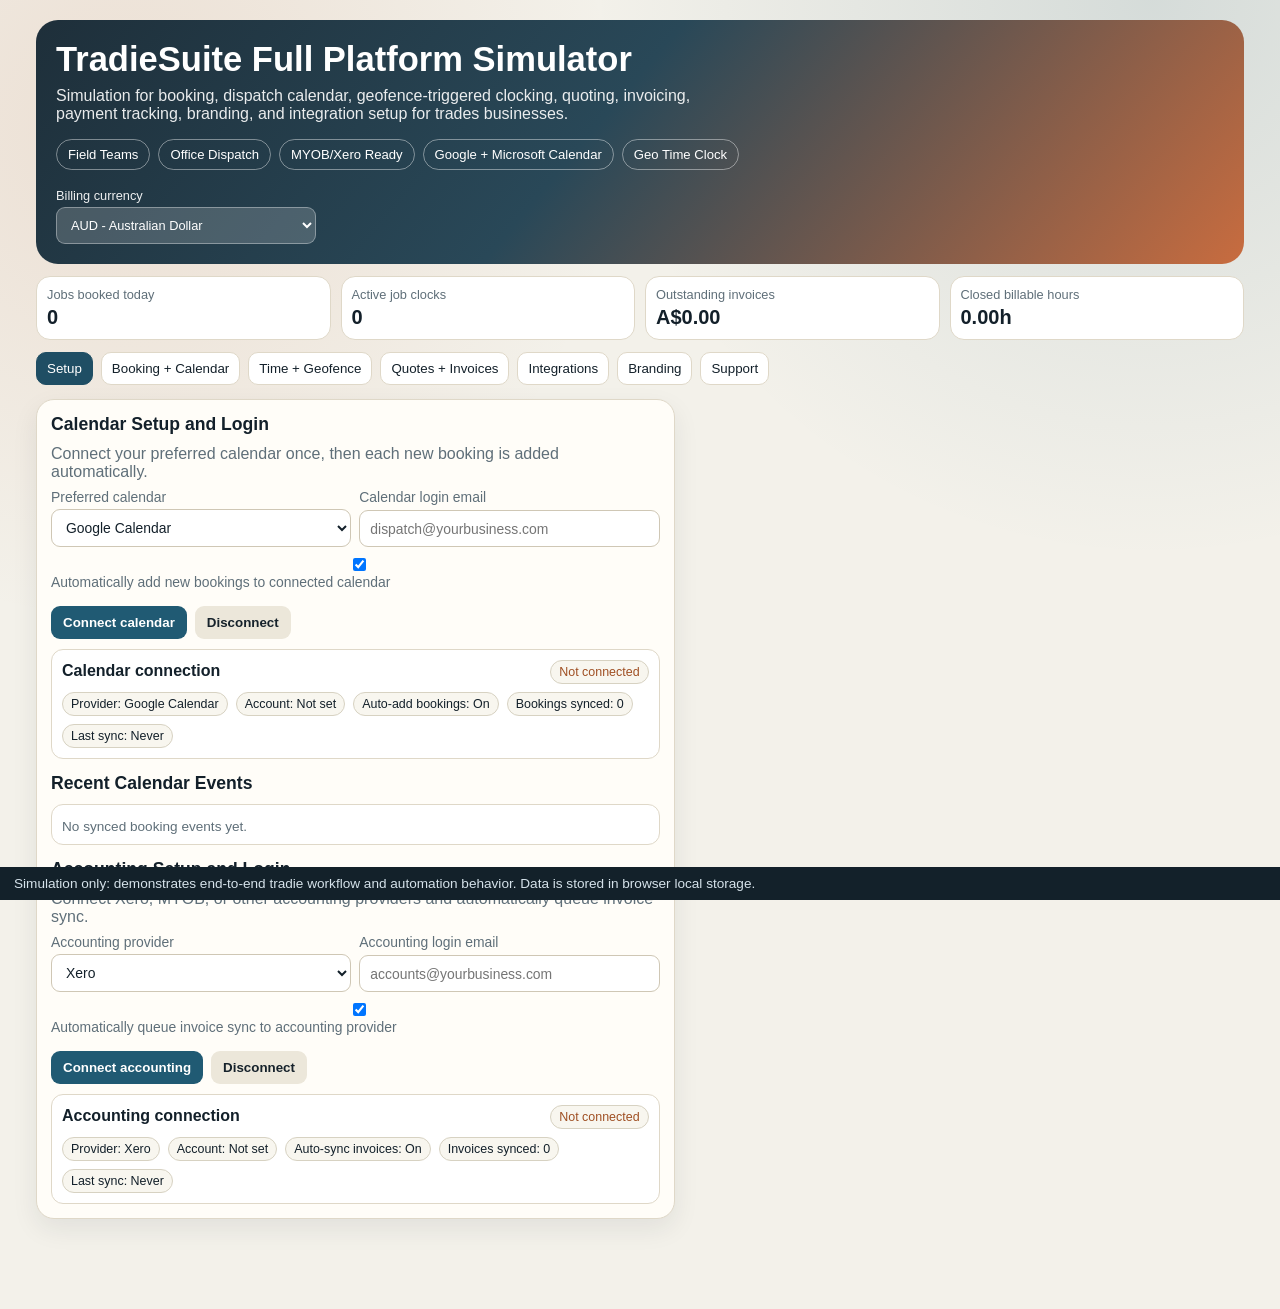
<file: docs/tradiesuite-simulation.html>
<!DOCTYPE html>
<html lang="en">
  <head>
    <meta charset="UTF-8" />
    <meta name="viewport" content="width=device-width, initial-scale=1.0" />
    <title>TradieSuite Simulation</title>
    <style>
      :root {
        --bg: #f3f1ea;
        --panel: #fffdf8;
        --ink: #13202a;
        --muted: #5f6f79;
        --line: #dfd8c8;
        --brand: #b85e2f;
        --brand-2: #205a73;
        --ok: #237c55;
        --warn: #9f4f23;
      }
      * { box-sizing: border-box; }
      body {
        margin: 0;
        font-family: "Avenir Next", "Segoe UI", sans-serif;
        color: var(--ink);
        background:
          radial-gradient(circle at 10% 10%, rgba(184, 94, 47, 0.12), transparent 30%),
          radial-gradient(circle at 90% 0%, rgba(32, 90, 115, 0.14), transparent 32%),
          var(--bg);
      }
      .shell { max-width: 1240px; margin: 0 auto; padding: 20px 16px 90px; }
      .hero {
        background: linear-gradient(130deg, #1e2f3a 0%, #294858 46%, #c86c3f 100%);
        color: #fff;
        padding: 20px;
        border-radius: 22px;
        display: grid;
        gap: 8px;
      }
      .hero h1 { margin: 0; font-size: clamp(1.7rem, 2.7vw, 2.8rem); }
      .hero p { margin: 0; max-width: 72ch; color: rgba(255, 255, 255, 0.9); }
      .badge-row { display: flex; flex-wrap: wrap; gap: 8px; margin-top: 8px; }
      .badge {
        border: 1px solid rgba(255, 255, 255, 0.42);
        border-radius: 999px;
        padding: 7px 11px;
        font-size: 0.82rem;
      }
      .hero-controls {
        margin-top: 10px;
        display: flex;
        gap: 10px;
        align-items: end;
        flex-wrap: wrap;
      }
      .hero-controls label {
        color: rgba(255, 255, 255, 0.92);
        font-size: 0.8rem;
        gap: 4px;
      }
      .hero-controls select {
        min-width: 260px;
        border: 1px solid rgba(255, 255, 255, 0.35);
        background: rgba(255, 255, 255, 0.18);
        color: #fff;
      }
      .hero-controls option {
        color: #13202a;
      }
      .grid { display: grid; grid-template-columns: 1.15fr 1fr; gap: 14px; margin-top: 14px; }
      .panel {
        border: 1px solid var(--line);
        border-radius: 18px;
        background: var(--panel);
        padding: 14px;
        box-shadow: 0 10px 26px rgba(21, 37, 48, 0.08);
      }
      .panel h2 { margin: 0 0 10px; font-size: 1.1rem; }
      .kpis { display: grid; grid-template-columns: repeat(4, minmax(0, 1fr)); gap: 10px; margin-top: 12px; }
      .kpi {
        border: 1px solid var(--line);
        border-radius: 14px;
        background: #fff;
        padding: 10px;
      }
      .kpi .label { color: var(--muted); font-size: 0.8rem; }
      .kpi .value { margin-top: 4px; font-size: 1.25rem; font-weight: 800; }
      .tabs { display: flex; gap: 8px; flex-wrap: wrap; margin: 12px 0; }
      .tab-btn {
        border: 1px solid var(--line);
        border-radius: 10px;
        background: #fff;
        color: var(--ink);
        padding: 8px 10px;
        cursor: pointer;
      }
      .tab-btn.active { background: #1f4e64; color: #fff; border-color: #1f4e64; }
      .tab { display: none; }
      .tab.active { display: block; }
      form { display: grid; grid-template-columns: repeat(2, minmax(0, 1fr)); gap: 8px; }
      label { display: grid; gap: 4px; font-size: 0.87rem; color: var(--muted); }
      input, select, textarea {
        width: 100%;
        border: 1px solid #cfc7b5;
        border-radius: 9px;
        padding: 9px 10px;
        font: inherit;
        color: var(--ink);
        background: #fff;
      }
      textarea { min-height: 74px; resize: vertical; }
      .full { grid-column: 1 / -1; }
      .actions { display: flex; gap: 8px; flex-wrap: wrap; margin-top: 8px; }
      button.action {
        border: 0;
        border-radius: 9px;
        padding: 9px 12px;
        font-weight: 700;
        cursor: pointer;
      }
      .primary { background: var(--brand); color: #fff; }
      .secondary { background: var(--brand-2); color: #fff; }
      .neutral { background: #ece7da; color: #16222b; }
      .list { margin: 10px 0 0; padding: 0; list-style: none; display: grid; gap: 8px; }
      .item {
        border: 1px solid var(--line);
        border-radius: 12px;
        background: #fff;
        padding: 10px;
      }
      .item .head { display: flex; justify-content: space-between; gap: 10px; align-items: baseline; }
      .item .title { font-weight: 700; }
      .item .sub { color: var(--muted); font-size: 0.85rem; margin-top: 4px; }
      .item .row { display: flex; gap: 8px; flex-wrap: wrap; margin-top: 8px; }
      .chip {
        border-radius: 999px;
        border: 1px solid #d7d2c2;
        padding: 4px 8px;
        font-size: 0.78rem;
        background: #f8f6ef;
      }
      .success { color: var(--ok); }
      .warning { color: var(--warn); }
      .doc-preview {
        border: 1px dashed #c8bea8;
        border-radius: 11px;
        padding: 10px;
        background: #fcfaf4;
        margin-top: 8px;
      }
      .footer-note {
        position: fixed;
        bottom: 0;
        left: 0;
        right: 0;
        background: #13212a;
        color: #d5e2ea;
        padding: 9px 14px;
        font-size: 0.85rem;
      }
      @media (max-width: 980px) {
        .grid { grid-template-columns: 1fr; }
        .kpis { grid-template-columns: repeat(2, minmax(0, 1fr)); }
        form { grid-template-columns: 1fr; }
      }
    </style>
  </head>
  <body>
    <div class="shell">
      <section class="hero">
        <h1>TradieSuite Full Platform Simulator</h1>
        <p>
          Simulation for booking, dispatch calendar, geofence-triggered clocking, quoting,
          invoicing, payment tracking, branding, and integration setup for trades businesses.
        </p>
        <div class="badge-row">
          <span class="badge">Field Teams</span>
          <span class="badge">Office Dispatch</span>
          <span class="badge">MYOB/Xero Ready</span>
          <span class="badge">Google + Microsoft Calendar</span>
          <span class="badge">Geo Time Clock</span>
        </div>
        <div class="hero-controls">
          <label>
            Billing currency
            <select id="currencySelect" aria-label="Billing currency"></select>
          </label>
        </div>
      </section>

      <section class="kpis" id="kpis"></section>

      <div class="tabs" id="tabs">
        <button class="tab-btn active" data-tab="setup">Setup</button>
        <button class="tab-btn" data-tab="booking">Booking + Calendar</button>
        <button class="tab-btn" data-tab="time">Time + Geofence</button>
        <button class="tab-btn" data-tab="quotes">Quotes + Invoices</button>
        <button class="tab-btn" data-tab="integrations">Integrations</button>
        <button class="tab-btn" data-tab="branding">Branding</button>
        <button class="tab-btn" data-tab="support">Support</button>
      </div>

      <div class="grid">
        <section class="panel tab active" id="setup">
          <h2>Calendar Setup and Login</h2>
          <p style="margin:0 0 8px;color:var(--muted)">
            Connect your preferred calendar once, then each new booking is added automatically.
          </p>
          <form id="setupForm">
            <label>Preferred calendar
              <select name="provider">
                <option value="google">Google Calendar</option>
                <option value="microsoft">Microsoft Outlook</option>
                <option value="apple">Apple Calendar</option>
              </select>
            </label>
            <label>Calendar login email
              <input required name="accountEmail" type="email" placeholder="dispatch@yourbusiness.com" />
            </label>
            <label class="full">
              <span>
                <input id="autoAddBookings" name="autoAddBookings" type="checkbox" checked />
                Automatically add new bookings to connected calendar
              </span>
            </label>
            <div class="full actions">
              <button class="action secondary" type="submit">Connect calendar</button>
              <button class="action neutral" id="disconnectCalendarBtn" type="button">Disconnect</button>
            </div>
          </form>
          <ul class="list" id="setupStatusList"></ul>
          <h2 style="margin-top:14px">Recent Calendar Events</h2>
          <ul class="list" id="calendarEventList"></ul>
          <h2 style="margin-top:14px">Accounting Setup and Login</h2>
          <p style="margin:0 0 8px;color:var(--muted)">
            Connect Xero, MYOB, or other accounting providers and automatically queue invoice sync.
          </p>
          <form id="accountingSetupForm">
            <label>Accounting provider
              <select name="provider">
                <option value="xero">Xero</option>
                <option value="myob">MYOB</option>
                <option value="quickbooks">QuickBooks</option>
                <option value="other">Other</option>
              </select>
            </label>
            <label>Accounting login email
              <input required name="accountEmail" type="email" placeholder="accounts@yourbusiness.com" />
            </label>
            <label class="full">
              <span>
                <input id="autoSyncInvoices" name="autoSyncInvoices" type="checkbox" checked />
                Automatically queue invoice sync to accounting provider
              </span>
            </label>
            <div class="full actions">
              <button class="action secondary" type="submit">Connect accounting</button>
              <button class="action neutral" id="disconnectAccountingBtn" type="button">Disconnect</button>
            </div>
          </form>
          <ul class="list" id="accountingStatusList"></ul>
        </section>

        <section class="panel tab" id="booking">
          <h2>Book Job and Create Calendar Event</h2>
          <form id="bookingForm">
            <label>Customer name<input required name="customer" placeholder="Acme Plumbing" /></label>
            <label>Job title<input required name="title" placeholder="Hot water service replacement" /></label>
            <label class="full">Address<input required name="address" placeholder="14 River St, Sydney" /></label>
            <label>Date<input required type="date" name="date" /></label>
            <label>Start time<input required type="time" name="start" value="07:00" /></label>
            <label>Duration (hours)<input required type="number" step="0.5" min="0.5" name="duration" value="3" /></label>
            <label>Geofence radius (m)<input required type="number" min="25" max="1000" name="radius" value="100" /></label>
            <label>Assigned worker
              <select name="worker">
                <option>Alex - Mobile Mechanic</option>
                <option>Jules - Plumber</option>
                <option>Tane - Site Foreman</option>
              </select>
            </label>
            <div class="full actions">
              <button class="action primary" type="submit">Create booking</button>
              <button class="action neutral" id="seedDay" type="button">Seed sample day</button>
            </div>
          </form>
          <ul class="list" id="bookingList"></ul>
        </section>

        <section class="panel tab" id="time">
          <h2>Geofence Time Tracking Simulation</h2>
          <p style="margin:0 0 8px;color:var(--muted)">
            Use enter/exit actions on a job to simulate device movement and automatic clocking.
          </p>
          <ul class="list" id="timeList"></ul>
          <h2 style="margin-top:14px">Timesheet Summary</h2>
          <ul class="list" id="timesheetList"></ul>
        </section>

        <section class="panel tab" id="quotes">
          <h2>Create Quote / Invoice</h2>
          <form id="quoteForm">
            <label>Linked job
              <select required name="job"></select>
            </label>
            <label>Description<input required name="description" placeholder="Labour + materials" /></label>
            <label>Quantity<input required type="number" min="1" step="1" name="quantity" value="1" /></label>
            <label>Unit price<input required type="number" min="0" step="0.01" name="unitPrice" value="480" /></label>
            <label>Tax rate %<input required type="number" min="0" step="0.01" name="tax" value="10" /></label>
            <div class="full actions">
              <button class="action primary" type="submit">Create quote</button>
              <button class="action secondary" id="invoiceFromQuote" type="button">Convert selected quote to invoice</button>
            </div>
          </form>
          <ul class="list" id="quoteList"></ul>
          <h2 style="margin-top:14px">Invoices + Payments</h2>
          <ul class="list" id="invoiceList"></ul>
        </section>

        <section class="panel tab" id="integrations">
          <h2>Calendar + Accounting Connectors</h2>
          <form id="integrationForm">
            <label>Calendar provider
              <select name="calendarProvider">
                <option value="google">Google Calendar</option>
                <option value="microsoft">Microsoft Outlook</option>
              </select>
            </label>
            <label>Accounting provider
              <select name="accountingProvider">
                <option value="xero">Xero</option>
                <option value="myob">MYOB</option>
                <option value="quickbooks">QuickBooks</option>
              </select>
            </label>
            <label class="full">Connection label<input name="label" placeholder="Main office account" /></label>
            <div class="full actions">
              <button class="action secondary" type="submit">Connect providers</button>
              <button class="action neutral" id="runSync" type="button">Queue sync run</button>
            </div>
          </form>
          <ul class="list" id="integrationList"></ul>
        </section>

        <section class="panel tab" id="branding">
          <h2>Business Branding and Templates</h2>
          <form id="brandingForm">
            <label>Business name<input name="businessName" value="TradieSuite Demo Pty Ltd" /></label>
            <label>Logo URL<input name="logoUrl" placeholder="https://example.com/logo.png" /></label>
            <label>Primary color<input name="primary" type="color" value="#b85e2f" /></label>
            <label>Header text<input name="header" value="Service You Can Count On" /></label>
            <label class="full">Footer text<input name="footer" value="ABN 00 000 000 000 | Terms apply" /></label>
            <label class="full">Invoice notes<textarea name="invoiceNotes">Payment due within 7 days. Thank you for your business.</textarea></label>
            <div class="full actions">
              <button class="action primary" type="submit">Apply branding</button>
            </div>
          </form>
          <div class="doc-preview" id="docPreview"></div>
        </section>

        <section class="panel tab" id="support">
          <h2>Support and Issue Reporting</h2>
          <p style="margin:0 0 8px;color:var(--muted)">
            Send issues to your designated IT administrator email address with one click.
          </p>
          <form id="supportForm">
            <label>Designated IT administrator email
              <input required name="itEmail" type="email" placeholder="it-support@yourbusiness.com" />
            </label>
            <label>Your name
              <input required name="reporterName" type="text" placeholder="Site Supervisor" />
            </label>
            <label>Your email
              <input required name="reporterEmail" type="email" placeholder="you@yourbusiness.com" />
            </label>
            <label>Issue severity
              <select name="severity">
                <option value="Low">Low</option>
                <option value="Medium" selected>Medium</option>
                <option value="High">High</option>
                <option value="Critical">Critical</option>
              </select>
            </label>
            <label class="full">Issue summary
              <input required name="summary" type="text" placeholder="Unable to sync invoice to Xero" />
            </label>
            <label class="full">Issue details
              <textarea name="details" placeholder="Describe what happened and expected result"></textarea>
            </label>
            <div class="full actions">
              <button class="action primary" type="submit">Email IT support</button>
            </div>
          </form>
          <ul class="list" id="supportStatusList"></ul>
        </section>
      </div>
    </div>

    <div class="footer-note">
      Simulation only: demonstrates end-to-end tradie workflow and automation behavior. Data is stored in browser local storage.
    </div>

    <script>
      const STORE_KEY = "tradiesuite-simulator-v1";
      const now = new Date();
      const todayISO = now.toISOString().slice(0, 10);
      const MAJOR_CURRENCIES = [
        ["AUD", "Australian Dollar"],
        ["NZD", "New Zealand Dollar"],
        ["USD", "US Dollar"],
        ["CAD", "Canadian Dollar"],
        ["GBP", "British Pound"],
        ["EUR", "Euro"],
        ["CHF", "Swiss Franc"],
        ["SEK", "Swedish Krona"],
        ["NOK", "Norwegian Krone"],
        ["DKK", "Danish Krone"],
        ["JPY", "Japanese Yen"],
        ["CNY", "Chinese Yuan"],
        ["HKD", "Hong Kong Dollar"],
        ["SGD", "Singapore Dollar"],
        ["INR", "Indian Rupee"],
        ["KRW", "South Korean Won"],
        ["THB", "Thai Baht"],
        ["MYR", "Malaysian Ringgit"],
        ["IDR", "Indonesian Rupiah"],
        ["PHP", "Philippine Peso"],
        ["VND", "Vietnamese Dong"],
        ["AED", "UAE Dirham"],
        ["SAR", "Saudi Riyal"],
        ["QAR", "Qatari Riyal"],
        ["ZAR", "South African Rand"],
        ["EGP", "Egyptian Pound"],
        ["NGN", "Nigerian Naira"],
        ["KES", "Kenyan Shilling"],
        ["BRL", "Brazilian Real"],
        ["MXN", "Mexican Peso"],
        ["ARS", "Argentine Peso"],
        ["CLP", "Chilean Peso"],
        ["COP", "Colombian Peso"],
        ["PEN", "Peruvian Sol"],
        ["TRY", "Turkish Lira"],
        ["PLN", "Polish Zloty"],
        ["CZK", "Czech Koruna"],
        ["HUF", "Hungarian Forint"],
        ["RON", "Romanian Leu"],
        ["RUB", "Russian Ruble"],
      ];

      const defaultState = {
        jobs: [],
        clocks: [],
        quotes: [],
        invoices: [],
        integrations: [],
        syncRuns: [],
        currency: "AUD",
        setup: {
          connected: false,
          provider: "google",
          accountEmail: "",
          autoAddBookings: true,
          bookingsSynced: 0,
          lastSync: null,
          events: [],
          accountingConnected: false,
          accountingProvider: "xero",
          accountingEmail: "",
          autoSyncInvoices: true,
          accountingSynced: 0,
          accountingLastSync: null,
          accountingEvents: [],
        },
        support: {
          itEmail: "it-support@tradiesuite-demo.com",
          lastIssueAt: null,
          lastIssueSummary: "",
        },
        branding: {
          businessName: "TradieSuite Demo Pty Ltd",
          logoUrl: "",
          primary: "#b85e2f",
          header: "Service You Can Count On",
          footer: "ABN 00 000 000 000 | Terms apply",
          invoiceNotes: "Payment due within 7 days. Thank you for your business.",
        },
      };

      const state = loadState();
      const currencySelect = document.getElementById("currencySelect");

      function loadState() {
        try {
          const raw = localStorage.getItem(STORE_KEY);
          if (!raw) return structuredClone(defaultState);
          const parsed = JSON.parse(raw);
          return {
            ...structuredClone(defaultState),
            ...parsed,
            branding: { ...defaultState.branding, ...(parsed.branding || {}) },
          };
        } catch {
          return structuredClone(defaultState);
        }
      }

      function saveState() {
        localStorage.setItem(STORE_KEY, JSON.stringify(state));
      }

      function normalizeCurrency(rawCurrency) {
        const code = String(rawCurrency || "AUD").toUpperCase();
        return MAJOR_CURRENCIES.some(([item]) => item === code) ? code : "AUD";
      }

      function renderCurrencyOptions() {
        currencySelect.innerHTML = MAJOR_CURRENCIES
          .map(([code, label]) => `<option value="${code}">${code} - ${label}</option>`)
          .join("");
        currencySelect.value = state.currency;
      }

      function id(prefix) {
        return prefix + "-" + Math.random().toString(36).slice(2, 10);
      }

      function dollars(n) {
        return Number(n).toLocaleString(undefined, { style: "currency", currency: state.currency });
      }

      function providerLabel(provider) {
        const map = {
          google: "Google Calendar",
          microsoft: "Microsoft Outlook",
          apple: "Apple Calendar",
        };
        return map[provider] || provider;
      }

      function accountingProviderLabel(provider) {
        const map = {
          xero: "Xero",
          myob: "MYOB",
          quickbooks: "QuickBooks",
          other: "Other",
        };
        return map[provider] || provider;
      }

      function renderSetup() {
        const setup = state.setup || defaultState.setup;
        const statusList = document.getElementById("setupStatusList");
        const eventList = document.getElementById("calendarEventList");
        const accountingStatusList = document.getElementById("accountingStatusList");

        statusList.innerHTML = `
          <li class="item">
            <div class="head">
              <div class="title">Calendar connection</div>
              <div class="chip ${setup.connected ? "success" : "warning"}">${setup.connected ? "Connected" : "Not connected"}</div>
            </div>
            <div class="row">
              <span class="chip">Provider: ${providerLabel(setup.provider)}</span>
              <span class="chip">Account: ${setup.accountEmail || "Not set"}</span>
              <span class="chip">Auto-add bookings: ${setup.autoAddBookings ? "On" : "Off"}</span>
              <span class="chip">Bookings synced: ${setup.bookingsSynced || 0}</span>
              <span class="chip">Last sync: ${setup.lastSync || "Never"}</span>
            </div>
          </li>
        `;

        const events = Array.isArray(setup.events) ? setup.events : [];
        eventList.innerHTML = events.length
          ? events
              .slice()
              .reverse()
              .slice(0, 8)
              .map(
                (evt) => `
              <li class="item">
                <div class="head"><div class="title">${evt.title}</div><div class="chip success">Added</div></div>
                <div class="sub">${evt.customer} - ${evt.address}</div>
                <div class="row">
                  <span class="chip">${evt.date} ${evt.start}</span>
                  <span class="chip">${providerLabel(setup.provider)}</span>
                </div>
              </li>`
              )
              .join("")
          : '<li class="item"><div class="sub">No synced booking events yet.</div></li>';

        accountingStatusList.innerHTML = `
          <li class="item">
            <div class="head">
              <div class="title">Accounting connection</div>
              <div class="chip ${setup.accountingConnected ? "success" : "warning"}">${setup.accountingConnected ? "Connected" : "Not connected"}</div>
            </div>
            <div class="row">
              <span class="chip">Provider: ${accountingProviderLabel(setup.accountingProvider)}</span>
              <span class="chip">Account: ${setup.accountingEmail || "Not set"}</span>
              <span class="chip">Auto-sync invoices: ${setup.autoSyncInvoices ? "On" : "Off"}</span>
              <span class="chip">Invoices synced: ${setup.accountingSynced || 0}</span>
              <span class="chip">Last sync: ${setup.accountingLastSync || "Never"}</span>
            </div>
          </li>
        `;
      }

      function addBookingToCalendar(job) {
        const setup = state.setup || defaultState.setup;
        if (!setup.connected || !setup.autoAddBookings) return;
        setup.events.push({
          id: id("evt"),
          jobId: job.id,
          title: job.title,
          customer: job.customer,
          address: job.address,
          date: job.date,
          start: job.start,
          createdAt: new Date().toISOString(),
        });
        setup.bookingsSynced = (setup.bookingsSynced || 0) + 1;
        setup.lastSync = new Date().toLocaleString();
      }

      function queueInvoiceAccountingSync(invoice) {
        const setup = state.setup || defaultState.setup;
        if (!setup.accountingConnected || !setup.autoSyncInvoices) return;
        setup.accountingEvents.push({
          id: id("acct"),
          invoiceId: invoice.id,
          invoiceNumber: invoice.invoiceNumber,
          total: invoice.total,
          queuedAt: new Date().toISOString(),
        });
        setup.accountingSynced = (setup.accountingSynced || 0) + 1;
        setup.accountingLastSync = new Date().toLocaleString();
      }

      function renderSupport() {
        const support = state.support || defaultState.support;
        const supportStatusList = document.getElementById("supportStatusList");
        supportStatusList.innerHTML = `
          <li class="item">
            <div class="head">
              <div class="title">Support status</div>
              <div class="chip">IT: ${support.itEmail || "Not set"}</div>
            </div>
            <div class="row">
              <span class="chip">Last issue: ${support.lastIssueSummary || "None"}</span>
              <span class="chip">Last sent: ${support.lastIssueAt || "Never"}</span>
            </div>
          </li>
        `;
      }

      function minutesBetween(a, b) {
        return Math.max(0, Math.round((new Date(b) - new Date(a)) / 60000));
      }

      function renderKPIs() {
        const active = state.clocks.filter((c) => c.status === "open").length;
        const bookedToday = state.jobs.filter((j) => j.date === todayISO).length;
        const invoiceDue = state.invoices.reduce((acc, inv) => acc + inv.amountDue, 0);
        const billable = state.clocks
          .filter((c) => c.status === "closed")
          .reduce((acc, c) => acc + c.minutes, 0);

        document.getElementById("kpis").innerHTML = [
          ["Jobs booked today", String(bookedToday)],
          ["Active job clocks", String(active)],
          ["Outstanding invoices", dollars(invoiceDue)],
          ["Closed billable hours", (billable / 60).toFixed(2) + "h"],
        ]
          .map(([label, value]) => `\n            <article class="kpi">\n              <div class="label">${label}</div>\n              <div class="value">${value}</div>\n            </article>`)
          .join("");
      }

      function renderBooking() {
        const list = document.getElementById("bookingList");
        if (!state.jobs.length) {
          list.innerHTML = '<li class="item"><div class="sub">No bookings yet. Create a job to start.</div></li>';
          return;
        }
        list.innerHTML = state.jobs
          .slice()
          .reverse()
          .map((job) => `
            <li class="item">
              <div class="head">
                <div class="title">${job.title}</div>
                <div class="chip">${job.customer}</div>
              </div>
              <div class="sub">${job.address}</div>
              <div class="row">
                <span class="chip">${job.date} ${job.start}</span>
                <span class="chip">${job.duration}h</span>
                <span class="chip">Radius ${job.radius}m</span>
                <span class="chip">${job.worker}</span>
                <span class="chip">${state.setup?.connected && state.setup?.autoAddBookings ? "Calendar synced" : "Local only"}</span>
                <span class="chip ${job.status === "scheduled" ? "success" : "warning"}">${job.status}</span>
              </div>
            </li>`)
          .join("");
      }

      function renderTime() {
        const list = document.getElementById("timeList");
        if (!state.jobs.length) {
          list.innerHTML = '<li class="item"><div class="sub">Bookings appear here for geofence simulation.</div></li>';
        } else {
          list.innerHTML = state.jobs
            .map((job) => {
              const openClock = state.clocks.find((c) => c.jobId === job.id && c.status === "open");
              return `
                <li class="item">
                  <div class="head">
                    <div class="title">${job.title}</div>
                    <div class="chip">${openClock ? "Clock Open" : "Clock Closed"}</div>
                  </div>
                  <div class="sub">${job.address}</div>
                  <div class="row">
                    <button class="action secondary" data-enter="${job.id}">Simulate geofence enter</button>
                    <button class="action neutral" data-exit="${job.id}">Simulate geofence exit</button>
                  </div>
                </li>`;
            })
            .join("");
        }

        const grouped = {};
        state.clocks.forEach((c) => {
          if (!grouped[c.worker]) grouped[c.worker] = 0;
          grouped[c.worker] += c.minutes || 0;
        });
        const ts = document.getElementById("timesheetList");
        const workers = Object.keys(grouped);
        ts.innerHTML = workers.length
          ? workers
              .map(
                (w) => `<li class="item"><div class="head"><div class="title">${w}</div><div class="chip">${(grouped[w] / 60).toFixed(2)}h</div></div></li>`
              )
              .join("")
          : '<li class="item"><div class="sub">No time tracked yet.</div></li>';

        list.querySelectorAll("[data-enter]").forEach((btn) => {
          btn.addEventListener("click", () => geofenceEnter(btn.dataset.enter));
        });
        list.querySelectorAll("[data-exit]").forEach((btn) => {
          btn.addEventListener("click", () => geofenceExit(btn.dataset.exit));
        });
      }

      function geofenceEnter(jobId) {
        const job = state.jobs.find((j) => j.id === jobId);
        if (!job) return;
        const already = state.clocks.find((c) => c.jobId === jobId && c.status === "open");
        if (already) return;
        state.clocks.push({
          id: id("clk"),
          jobId,
          worker: job.worker,
          startAt: new Date().toISOString(),
          endAt: null,
          minutes: 0,
          source: "geofence_auto",
          status: "open",
        });
        job.status = "in_progress";
        saveState();
        renderAll();
      }

      function geofenceExit(jobId) {
        const job = state.jobs.find((j) => j.id === jobId);
        if (!job) return;
        const openClock = state.clocks.find((c) => c.jobId === jobId && c.status === "open");
        if (!openClock) return;
        openClock.endAt = new Date().toISOString();
        openClock.minutes = minutesBetween(openClock.startAt, openClock.endAt);
        openClock.status = "closed";
        job.status = "completed";
        saveState();
        renderAll();
      }

      function renderQuotes() {
        const jobSelect = document.querySelector("#quoteForm select[name='job']");
        jobSelect.innerHTML = state.jobs.length
          ? state.jobs.map((j) => `<option value="${j.id}">${j.title} (${j.customer})</option>`).join("")
          : '<option value="">No jobs available</option>';

        const quoteList = document.getElementById("quoteList");
        quoteList.innerHTML = state.quotes.length
          ? state.quotes
              .slice()
              .reverse()
              .map(
                (q) => `
              <li class="item">
                <div class="head"><div class="title">${q.quoteNumber}</div><div class="chip">${q.status}</div></div>
                <div class="sub">${q.jobTitle}</div>
                <div class="row">
                  <span class="chip">Subtotal ${dollars(q.subtotal)}</span>
                  <span class="chip">Tax ${dollars(q.taxTotal)}</span>
                  <span class="chip">Total ${dollars(q.total)}</span>
                </div>
              </li>`
              )
              .join("")
          : '<li class="item"><div class="sub">No quotes created yet.</div></li>';

        const invList = document.getElementById("invoiceList");
        invList.innerHTML = state.invoices.length
          ? state.invoices
              .slice()
              .reverse()
              .map(
                (inv) => `
                <li class="item">
                  <div class="head"><div class="title">${inv.invoiceNumber}</div><div class="chip">${inv.status}</div></div>
                  <div class="sub">${inv.jobTitle}</div>
                  <div class="row">
                    <span class="chip">Total ${dollars(inv.total)}</span>
                    <span class="chip">Paid ${dollars(inv.amountPaid)}</span>
                    <span class="chip">Due ${dollars(inv.amountDue)}</span>
                    <button class="action neutral" data-pay="${inv.id}">Add payment ${dollars(100)}</button>
                  </div>
                </li>`
              )
              .join("")
          : '<li class="item"><div class="sub">No invoices created yet.</div></li>';

        invList.querySelectorAll("[data-pay]").forEach((btn) => {
          btn.addEventListener("click", () => {
            const inv = state.invoices.find((i) => i.id === btn.dataset.pay);
            if (!inv) return;
            inv.amountPaid = Number((inv.amountPaid + 100).toFixed(2));
            inv.amountDue = Number(Math.max(0, inv.total - inv.amountPaid).toFixed(2));
            inv.status = inv.amountDue === 0 ? "paid" : "partially_paid";
            saveState();
            renderAll();
          });
        });
      }

      function renderIntegrations() {
        const list = document.getElementById("integrationList");
        const merged = state.integrations.slice().reverse();
        list.innerHTML = merged.length
          ? merged
              .map(
                (it) => `
              <li class="item">
                <div class="head"><div class="title">${it.label || "Connector"}</div><div class="chip success">Connected</div></div>
                <div class="row">
                  <span class="chip">Calendar: ${it.calendarProvider}</span>
                  <span class="chip">Accounting: ${it.accountingProvider}</span>
                  <span class="chip">Last sync: ${it.lastSync || "Never"}</span>
                </div>
              </li>`
              )
              .join("")
          : '<li class="item"><div class="sub">No integration connections yet.</div></li>';
      }

      function renderBranding() {
        const b = state.branding;
        const p = document.getElementById("docPreview");
        p.innerHTML = `
          <div style="display:flex;justify-content:space-between;align-items:center;gap:12px">
            <div>
              <div style="font-size:1.05rem;font-weight:800;color:${b.primary}">${b.businessName}</div>
              <div style="font-size:0.85rem;color:#43525a">${b.header}</div>
            </div>
            <div style="font-size:0.75rem;color:#6b787f">${b.logoUrl ? "Logo linked" : "No logo URL"}</div>
          </div>
          <hr style="border:none;border-top:1px solid #ddd1b7;margin:10px 0" />
          <div style="font-size:0.86rem">Invoice template note: ${b.invoiceNotes}</div>
            <div style="margin-top:6px;font-size:0.82rem;color:#42535f">Currency: ${state.currency}</div>
          <div style="margin-top:9px;font-size:0.78rem;color:#68777e">${b.footer}</div>`;
      }

      function renderAll() {
        renderSetup();
        renderKPIs();
        renderBooking();
        renderTime();
        renderQuotes();
        renderIntegrations();
        renderBranding();
        renderSupport();
      }

      document.getElementById("bookingForm").addEventListener("submit", (e) => {
        e.preventDefault();
        const fd = new FormData(e.target);
        const booking = {
          id: id("job"),
          customer: String(fd.get("customer")),
          title: String(fd.get("title")),
          address: String(fd.get("address")),
          date: String(fd.get("date")),
          start: String(fd.get("start")),
          duration: Number(fd.get("duration")),
          radius: Number(fd.get("radius")),
          worker: String(fd.get("worker")),
          status: "scheduled",
        };
        state.jobs.push(booking);
        addBookingToCalendar(booking);
        saveState();
        e.target.reset();
        e.target.querySelector("input[name='date']").value = todayISO;
        e.target.querySelector("input[name='start']").value = "07:00";
        e.target.querySelector("input[name='duration']").value = "3";
        e.target.querySelector("input[name='radius']").value = "100";
        renderAll();
      });

      document.getElementById("seedDay").addEventListener("click", () => {
        const sample = [
          { customer: "North Ridge Build", title: "Excavator service", address: "88 Quarry Rd", start: "06:30", duration: 2.5, radius: 120, worker: "Alex - Mobile Mechanic" },
          { customer: "City Homes", title: "Pipe reroute", address: "41 Grove Ave", start: "10:00", duration: 4, radius: 85, worker: "Jules - Plumber" },
          { customer: "BlueSteel Civil", title: "Site walk and markings", address: "2 Dockline Way", start: "14:30", duration: 2, radius: 150, worker: "Tane - Site Foreman" },
        ];
        sample.forEach((s) => {
          const booking = { id: id("job"), ...s, date: todayISO, status: "scheduled" };
          state.jobs.push(booking);
          addBookingToCalendar(booking);
        });
        saveState();
        renderAll();
      });

      document.getElementById("setupForm").addEventListener("submit", (e) => {
        e.preventDefault();
        const fd = new FormData(e.target);
        state.setup = {
          ...(state.setup || defaultState.setup),
          connected: true,
          provider: String(fd.get("provider") || "google"),
          accountEmail: String(fd.get("accountEmail") || ""),
          autoAddBookings: fd.get("autoAddBookings") !== null,
          lastSync: new Date().toLocaleString(),
        };
        saveState();
        renderAll();
      });

      document.getElementById("disconnectCalendarBtn").addEventListener("click", () => {
        state.setup = {
          ...(state.setup || defaultState.setup),
          connected: false,
          lastSync: null,
        };
        saveState();
        renderAll();
      });

      document.getElementById("accountingSetupForm").addEventListener("submit", (e) => {
        e.preventDefault();
        const fd = new FormData(e.target);
        state.setup = {
          ...(state.setup || defaultState.setup),
          accountingConnected: true,
          accountingProvider: String(fd.get("provider") || "xero"),
          accountingEmail: String(fd.get("accountEmail") || ""),
          autoSyncInvoices: fd.get("autoSyncInvoices") !== null,
          accountingLastSync: new Date().toLocaleString(),
        };
        saveState();
        renderAll();
      });

      document.getElementById("disconnectAccountingBtn").addEventListener("click", () => {
        state.setup = {
          ...(state.setup || defaultState.setup),
          accountingConnected: false,
          accountingLastSync: null,
        };
        saveState();
        renderAll();
      });

      document.getElementById("quoteForm").addEventListener("submit", (e) => {
        e.preventDefault();
        const fd = new FormData(e.target);
        const job = state.jobs.find((j) => j.id === fd.get("job"));
        if (!job) return;
        const qty = Number(fd.get("quantity"));
        const unitPrice = Number(fd.get("unitPrice"));
        const tax = Number(fd.get("tax"));
        const subtotal = Number((qty * unitPrice).toFixed(2));
        const taxTotal = Number((subtotal * (tax / 100)).toFixed(2));
        const total = Number((subtotal + taxTotal).toFixed(2));
        state.quotes.push({
          id: id("q"),
          quoteNumber: "Q-" + String(Date.now()).slice(-8),
          status: "draft",
          jobId: job.id,
          jobTitle: job.title,
          description: String(fd.get("description")),
          subtotal,
          taxTotal,
          total,
        });
        saveState();
        renderAll();
      });

      document.getElementById("invoiceFromQuote").addEventListener("click", () => {
        const quote = state.quotes[state.quotes.length - 1];
        if (!quote) return;
        quote.status = "accepted";
        const invoice = {
          id: id("inv"),
          invoiceNumber: "INV-" + String(Date.now()).slice(-8),
          status: "issued",
          quoteId: quote.id,
          jobId: quote.jobId,
          jobTitle: quote.jobTitle,
          total: quote.total,
          amountPaid: 0,
          amountDue: quote.total,
        };
        state.invoices.push(invoice);
        queueInvoiceAccountingSync(invoice);
        saveState();
        renderAll();
      });

      document.getElementById("supportForm").addEventListener("submit", (e) => {
        e.preventDefault();
        const fd = new FormData(e.target);
        const itEmail = String(fd.get("itEmail") || "").trim();
        const reporterName = String(fd.get("reporterName") || "").trim();
        const reporterEmail = String(fd.get("reporterEmail") || "").trim();
        const severity = String(fd.get("severity") || "Medium").trim();
        const summary = String(fd.get("summary") || "").trim();
        const details = String(fd.get("details") || "").trim();

        const subject = encodeURIComponent(`[TradieSuite Support] ${severity} - ${summary}`);
        const body = encodeURIComponent(
          `Reporter: ${reporterName} (${reporterEmail})\n` +
          `Severity: ${severity}\n` +
          `Currency: ${state.currency}\n` +
          `Calendar: ${providerLabel(state.setup.provider)} (${state.setup.accountEmail || "Not set"})\n` +
          `Accounting: ${accountingProviderLabel(state.setup.accountingProvider)} (${state.setup.accountingEmail || "Not set"})\n\n` +
          `Issue Summary:\n${summary}\n\n` +
          `Issue Details:\n${details}\n`
        );

        state.support = {
          ...(state.support || defaultState.support),
          itEmail,
          lastIssueAt: new Date().toLocaleString(),
          lastIssueSummary: summary,
        };
        saveState();
        renderAll();

        window.location.href = `mailto:${encodeURIComponent(itEmail)}?subject=${subject}&body=${body}`;
      });

      document.getElementById("integrationForm").addEventListener("submit", (e) => {
        e.preventDefault();
        const fd = new FormData(e.target);
        state.integrations.push({
          id: id("int"),
          calendarProvider: String(fd.get("calendarProvider")),
          accountingProvider: String(fd.get("accountingProvider")),
          label: String(fd.get("label")),
          lastSync: null,
        });
        saveState();
        renderAll();
      });

      document.getElementById("runSync").addEventListener("click", () => {
        const latest = state.integrations[state.integrations.length - 1];
        if (!latest) return;
        latest.lastSync = new Date().toLocaleString();
        state.syncRuns.push({ id: id("sync"), at: new Date().toISOString(), target: latest.id });
        saveState();
        renderAll();
      });

      document.getElementById("brandingForm").addEventListener("submit", (e) => {
        e.preventDefault();
        const fd = new FormData(e.target);
        state.branding = {
          businessName: String(fd.get("businessName")),
          logoUrl: String(fd.get("logoUrl")),
          primary: String(fd.get("primary")),
          header: String(fd.get("header")),
          footer: String(fd.get("footer")),
          invoiceNotes: String(fd.get("invoiceNotes")),
        };
        saveState();
        renderAll();
      });

      currencySelect.addEventListener("change", () => {
        state.currency = normalizeCurrency(currencySelect.value);
        saveState();
        renderAll();
      });

      document.querySelectorAll(".tab-btn").forEach((btn) => {
        btn.addEventListener("click", () => {
          document.querySelectorAll(".tab-btn").forEach((b) => b.classList.remove("active"));
          btn.classList.add("active");
          const tab = btn.dataset.tab;
          document.querySelectorAll(".tab").forEach((el) => el.classList.remove("active"));
          document.getElementById(tab).classList.add("active");
        });
      });

      state.currency = normalizeCurrency(state.currency);
      state.setup = {
        ...defaultState.setup,
        ...(state.setup || {}),
        events: Array.isArray(state.setup?.events) ? state.setup.events : [],
        accountingEvents: Array.isArray(state.setup?.accountingEvents) ? state.setup.accountingEvents : [],
      };
      state.support = {
        ...defaultState.support,
        ...(state.support || {}),
      };
      renderCurrencyOptions();
      const setupForm = document.getElementById("setupForm");
      setupForm.elements.provider.value = state.setup.provider || "google";
      setupForm.elements.accountEmail.value = state.setup.accountEmail || "";
      setupForm.elements.autoAddBookings.checked = state.setup.autoAddBookings !== false;
      const accountingSetupForm = document.getElementById("accountingSetupForm");
      accountingSetupForm.elements.provider.value = state.setup.accountingProvider || "xero";
      accountingSetupForm.elements.accountEmail.value = state.setup.accountingEmail || "";
      accountingSetupForm.elements.autoSyncInvoices.checked = state.setup.autoSyncInvoices !== false;
      const supportForm = document.getElementById("supportForm");
      supportForm.elements.itEmail.value = state.support.itEmail || "";
      document.querySelector("#bookingForm input[name='date']").value = todayISO;
      renderAll();
    </script>
  </body>
</html>
</file>
